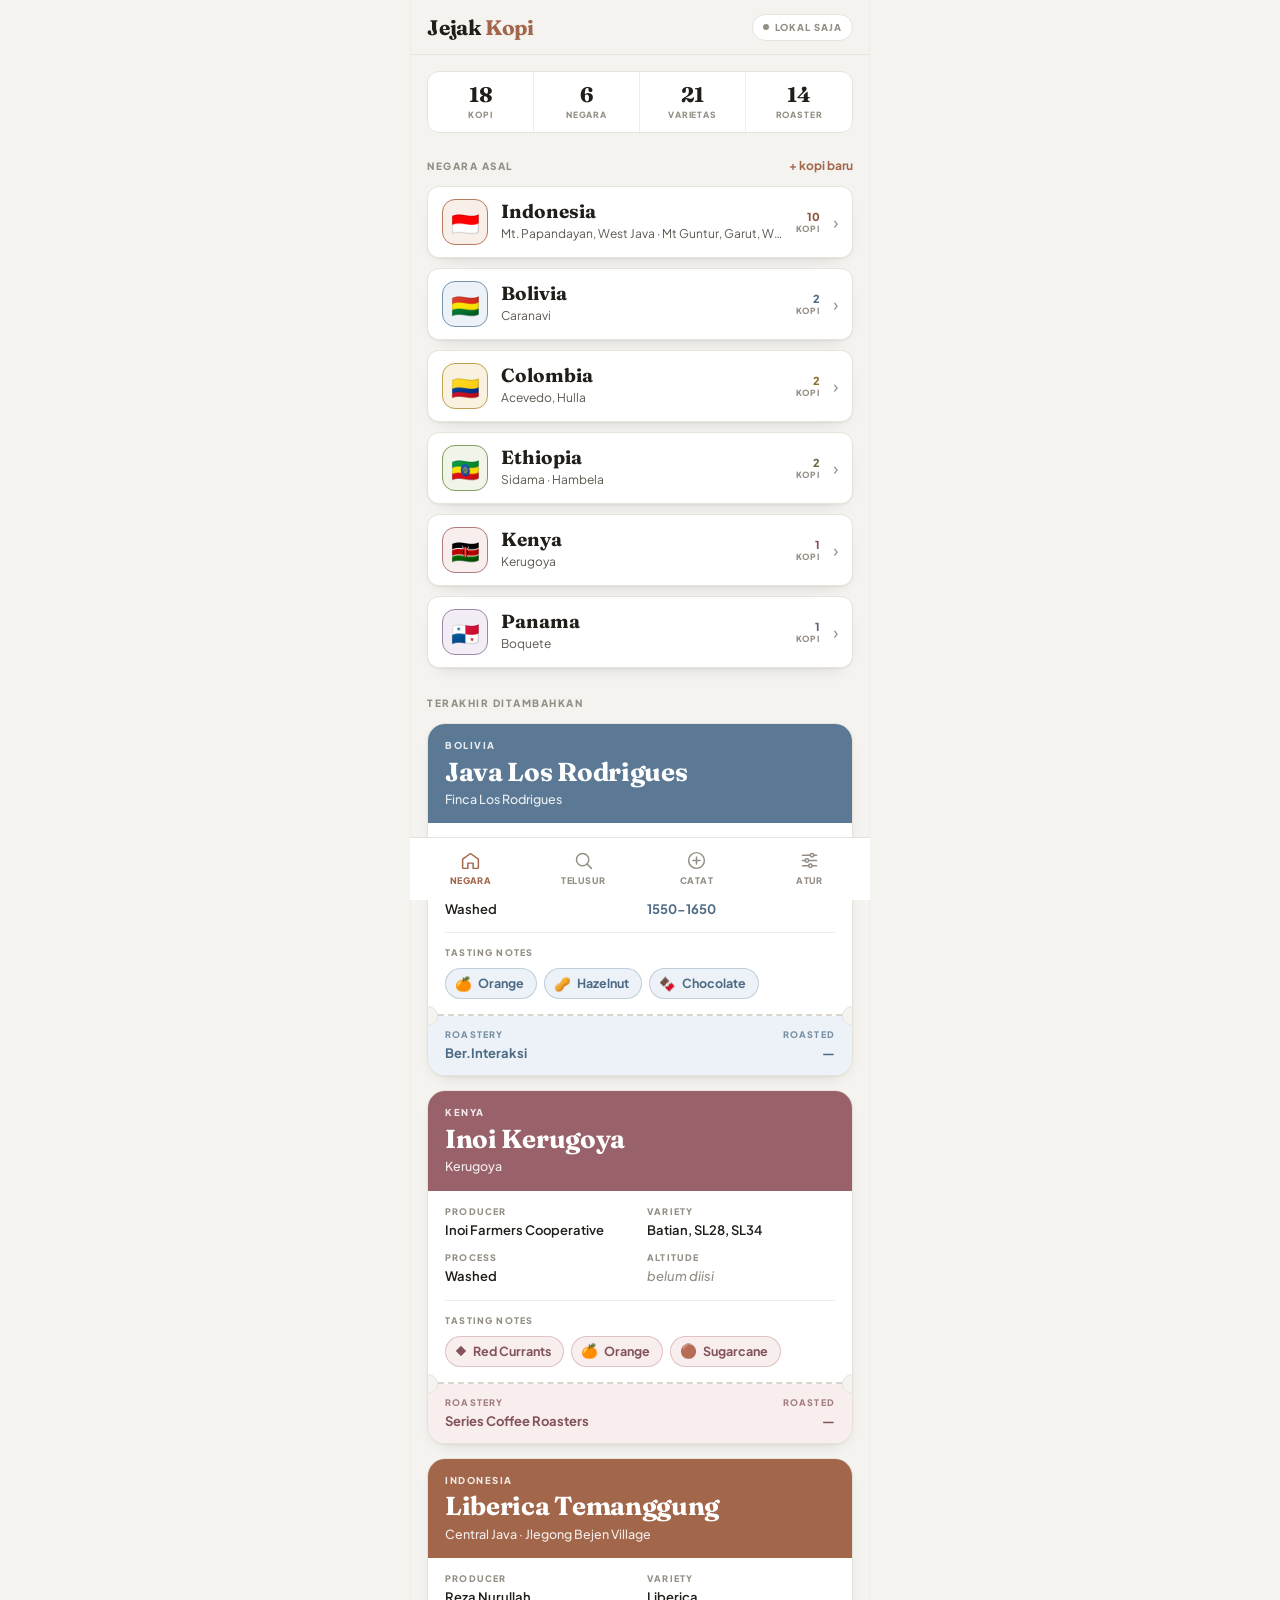
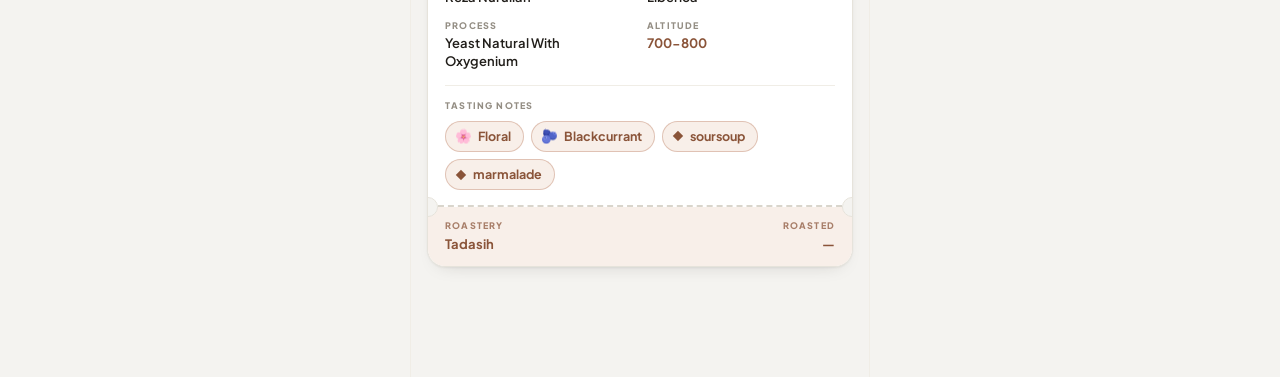
<file: index.html>
<!doctype html>
<html lang="id">
<head>
<meta charset="utf-8">
<meta name="viewport" content="width=device-width,initial-scale=1,viewport-fit=cover">
<title>Jejak Kopi</title>
<meta name="description" content="Arsip telusur kopi — dari origin sampai cangkir.">
<meta name="theme-color" content="#A2664B">
<link rel="manifest" href="manifest.webmanifest">
<link rel="icon" href="assets/icon-192.png">
<link rel="apple-touch-icon" href="assets/icon-192.png">
<meta name="apple-mobile-web-app-capable" content="yes">
<meta name="apple-mobile-web-app-title" content="Jejak Kopi">
<link rel="stylesheet" href="https://fonts.googleapis.com/css2?family=Fraunces:opsz,wght@9..144,600;9..144,700&family=Plus+Jakarta+Sans:wght@400;500;600;700;800&display=swap">
<link rel="stylesheet" href="assets/app.css">
</head>
<body>
<div class="app">
  <header class="top" id="appTop"></header>
  <main class="view" id="view"></main>
</div>
<nav class="tabs" id="appTabs"></nav>

<script src="assets/konfigurasi.js"></script>
<script src="assets/seed.js"></script>
<script src="assets/app.js"></script>
<script>
shell({});

function render(){
  const kopi = Store.kopi();
  const v = $("#view");

  const negaraMap = new Map();
  kopi.forEach(k => {
    const n = k.negara || "Tanpa negara";
    if(!negaraMap.has(n)) negaraMap.set(n, { jml:0, daerah:new Set() });
    const e = negaraMap.get(n);
    e.jml++; if(k.origin) e.daerah.add(k.origin);
  });
  const negara = Array.from(negaraMap.entries())
    .map(([nama, e]) => ({ nama, jml:e.jml, daerah:Array.from(e.daerah) }))
    .sort((a, b) => b.jml - a.jml || a.nama.localeCompare(b.nama));

  const varietas = new Set();
  kopi.forEach(k => (k.variety || []).forEach(x => varietas.add(x)));
  const roaster = new Set(kopi.map(k => k.roaster).filter(Boolean));

  const strip = `<div class="strip">
    <div><b>${kopi.length}</b><small>kopi</small></div>
    <div><b>${negara.length}</b><small>negara</small></div>
    <div><b>${varietas.size}</b><small>varietas</small></div>
    <div><b>${roaster.size}</b><small>roaster</small></div>
  </div>`;

  if(!kopi.length){
    v.innerHTML = strip + `<div class="empty">
      <h3>Arsip masih kosong</h3>
      <p>Catat sekantong kopi: origin, kebun, produser, varietas, proses, ketinggian,
         roaster, dan catatan rasanya. Kopi akan dikelompokkan otomatis per negara.</p>
      <a class="btn" href="catat.html">Catat kopi pertama</a>
    </div>`;
    return;
  }

  const kartuNegara = negara.map(g => `
    <a class="negara" data-w="${warnaNegara(g.nama)}"
       href="negara.html?n=${encodeURIComponent(g.nama)}">
      <span class="flag" aria-hidden="true">${bendera(g.nama)}</span>
      <span class="negara-b">
        <span class="negara-n">${esc(g.nama)}</span>
        <span class="negara-d">${esc(g.daerah.slice(0, 4).join(" · ") || "daerah belum dicatat")}</span>
      </span>
      <span class="negara-c">${g.jml}<small>kopi</small></span>
      <span class="chev" aria-hidden="true">›</span>
    </a>`).join("");

  const baru = kopi.slice().sort((a, b) => (b.createdAt || 0) - (a.createdAt || 0)).slice(0, 3);

  v.innerHTML = strip + `
    <div class="sec-head" style="margin-top:24px">
      <h2 class="sec-title">Negara asal</h2>
      <a class="sec-act" href="catat.html">+ kopi baru</a>
    </div>
    ${kartuNegara}
    <div class="sec-head" style="margin-top:28px"><h2 class="sec-title">Terakhir ditambahkan</h2></div>
    ${baru.map(kartuTiket).join("")}`;
}

document.addEventListener("data-siap", render);
document.addEventListener("data-baru", render);
Store.init();
</script>
</body>
</html>
</file>
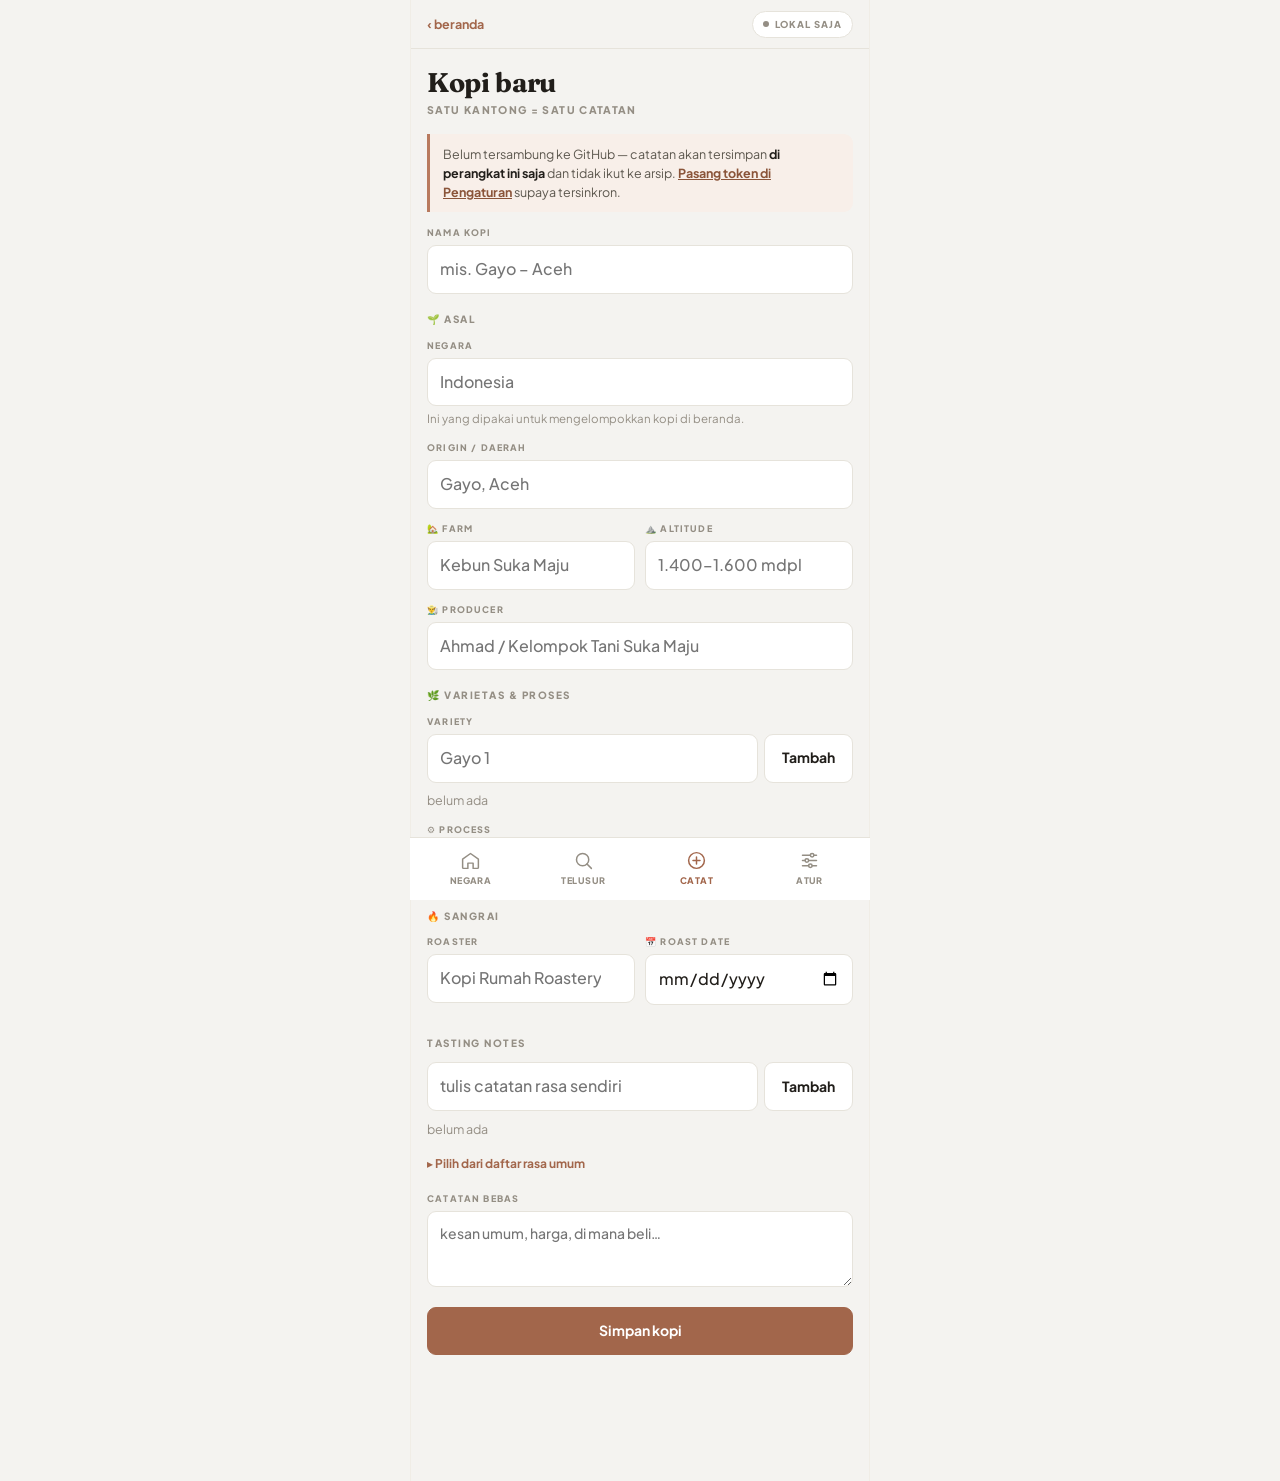
<file: catat.html>
<!doctype html>
<html lang="id">
<head>
<meta charset="utf-8">
<meta name="viewport" content="width=device-width,initial-scale=1,viewport-fit=cover">
<title>Catat kopi · Jejak Kopi</title>
<meta name="theme-color" content="#A2664B">
<link rel="manifest" href="manifest.webmanifest">
<link rel="icon" href="assets/icon-192.png">
<link rel="apple-touch-icon" href="assets/icon-192.png">
<link rel="stylesheet" href="https://fonts.googleapis.com/css2?family=Fraunces:opsz,wght@9..144,600;9..144,700&family=Plus+Jakarta+Sans:wght@400;500;600;700;800&display=swap">
<link rel="stylesheet" href="assets/app.css">
</head>
<body>
<div class="app">
  <header class="top" id="appTop"></header>
  <main class="view" id="view"></main>
</div>
<nav class="tabs" id="appTabs"></nav>

<datalist id="dl-negara"></datalist>
<datalist id="dl-origin"></datalist>
<datalist id="dl-varietas"></datalist>
<datalist id="dl-proses"></datalist>
<datalist id="dl-roaster"></datalist>

<script src="assets/konfigurasi.js"></script>
<script src="assets/seed.js"></script>
<script src="assets/app.js"></script>
<script>
const ID = qs("id");
let draftVar = [], draftNotes = [];

function render(){
  const k = ID ? Store.cari(ID) : null;
  shell({ kembali: k ? "kopi.html?id=" + encodeURIComponent(k.id) : "index.html",
          kembaliTeks: k ? "batal" : "beranda" });
  document.title = (k ? "Ubah" : "Catat kopi") + " · Jejak Kopi";

  if(ID && !k){
    $("#view").innerHTML = `<div class="empty"><h3>Catatan tidak ditemukan</h3>
      <a class="btn ghost" href="index.html">Kembali</a></div>`;
    return;
  }

  draftVar = (k && k.variety) ? k.variety.slice() : [];
  draftNotes = (k && k.notes) ? k.notes.slice() : [];
  const d = k || {};

  $("#view").innerHTML = `
    <h1 class="page-title">${k ? "Ubah catatan" : "Kopi baru"}</h1>
    <div class="page-sub" style="margin-bottom:16px">${k ? "perbarui informasi lot ini" : "satu kantong = satu catatan"}</div>

    ${Store.bisaTulis() ? "" : `<div class="banner">Belum tersambung ke GitHub — catatan akan
      tersimpan <b>di perangkat ini saja</b> dan tidak ikut ke arsip.
      <a href="pengaturan.html">Pasang token di Pengaturan</a> supaya tersinkron.</div>`}

    <div class="f"><label for="nama">Nama kopi</label>
      <input type="text" id="nama" value="${esc(d.nama || "")}" placeholder="mis. Gayo – Aceh"></div>

    <div class="sec-head" style="margin-top:18px"><h2 class="sec-title">🌱 Asal</h2></div>
    <div class="f"><label for="negara">Negara</label>
      <input type="text" id="negara" list="dl-negara" value="${esc(d.negara || "")}"
        placeholder="Indonesia">
      <div class="hint">Ini yang dipakai untuk mengelompokkan kopi di beranda.</div></div>
    <div class="f"><label for="origin">Origin / daerah</label>
      <input type="text" id="origin" list="dl-origin" value="${esc(d.origin || "")}"
        placeholder="Gayo, Aceh"></div>
    <div class="grid2">
      <div class="f"><label for="farm">🏡 Farm</label>
        <input type="text" id="farm" value="${esc(d.farm || "")}" placeholder="Kebun Suka Maju"></div>
      <div class="f"><label for="altitude">⛰️ Altitude</label>
        <input type="text" id="altitude" value="${esc(d.altitude || "")}" placeholder="1.400–1.600 mdpl"></div>
    </div>
    <div class="f"><label for="producer">👨‍🌾 Producer</label>
      <input type="text" id="producer" value="${esc(d.producer || "")}"
        placeholder="Ahmad / Kelompok Tani Suka Maju"></div>

    <div class="sec-head" style="margin-top:18px"><h2 class="sec-title">🌿 Varietas &amp; proses</h2></div>
    <div class="f"><label>Variety</label>
      <div style="display:flex;gap:6px">
        <input type="text" id="varInput" list="dl-varietas" placeholder="Gayo 1" style="flex:1">
        <button class="btn ghost" id="varAdd" type="button">Tambah</button>
      </div>
      <div class="chipset" id="varChips" style="margin-top:8px"></div></div>
    <div class="f"><label for="process">⚙️ Process</label>
      <input type="text" id="process" list="dl-proses" value="${esc(d.process || "")}" placeholder="Washed"></div>

    <div class="sec-head" style="margin-top:18px"><h2 class="sec-title">🔥 Sangrai</h2></div>
    <div class="grid2">
      <div class="f"><label for="roaster">Roaster</label>
        <input type="text" id="roaster" list="dl-roaster" value="${esc(d.roaster || "")}"
          placeholder="Kopi Rumah Roastery"></div>
      <div class="f"><label for="roastDate">📅 Roast date</label>
        <input type="date" id="roastDate" value="${esc(d.roastDate || "")}"></div>
    </div>

    <div class="sec-head" style="margin-top:18px"><h2 class="sec-title">Tasting notes</h2></div>
    <div class="f">
      <div style="display:flex;gap:6px">
        <input type="text" id="noteInput" placeholder="tulis catatan rasa sendiri" style="flex:1">
        <button class="btn ghost" id="noteAdd" type="button">Tambah</button>
      </div>
      <div class="chipset" id="noteChips" style="margin-top:9px"></div>
      <details id="pilihWrap" style="margin-top:10px">
        <summary>Pilih dari daftar rasa umum</summary>
        <div class="chipset" id="notePilih" style="margin-top:9px"></div>
      </details>
    </div>

    <div class="f" style="margin-top:14px"><label for="catatan">Catatan bebas</label>
      <textarea id="catatan" placeholder="kesan umum, harga, di mana beli…">${esc(d.catatan || "")}</textarea></div>

    <div class="btn-row">
      <button class="btn wide" id="simpan" type="button">${k ? "Simpan perubahan" : "Simpan kopi"}</button>
    </div>
    ${k ? `<div class="btn-row"><button class="btn danger wide" id="hapus" type="button">Hapus catatan ini</button></div>` : ""}
    <div style="height:16px"></div>`;

  // datalist dari arsip + daftar umum
  const arsip = Store.kopi();
  datalist("dl-negara", Array.from(new Set(NEGARA_UMUM.concat(arsip.map(x => x.negara).filter(Boolean)))));
  datalist("dl-origin", Array.from(new Set(arsip.map(x => x.origin).filter(Boolean))));
  datalist("dl-varietas", Array.from(new Set(VARIETAS_UMUM.concat(
    [].concat.apply([], arsip.map(x => x.variety || []))))));
  datalist("dl-proses", Array.from(new Set(PROSES_UMUM.concat(arsip.map(x => x.process).filter(Boolean)))));
  datalist("dl-roaster", Array.from(new Set(arsip.map(x => x.roaster).filter(Boolean))));

  gambarVar(); gambarNotes(); gambarPilihan();

  $("#varAdd").addEventListener("click", tambahVar);
  $("#varInput").addEventListener("keydown", e => {
    if(e.key === "Enter"){ e.preventDefault(); tambahVar(); } });
  $("#noteAdd").addEventListener("click", tambahNote);
  $("#noteInput").addEventListener("keydown", e => {
    if(e.key === "Enter"){ e.preventDefault(); tambahNote(); } });
  $("#simpan").addEventListener("click", simpan);
  const h = $("#hapus");
  if(h) h.addEventListener("click", async () => {
    if(!confirm("Hapus catatan kopi ini?")) return;
    await Store.hapus(ID); location.href = "index.html";
  });
}

function gambarVar(){
  $("#varChips").innerHTML = draftVar.length
    ? draftVar.map(v => `<button type="button" aria-pressed="true" data-v="${esc(v)}">${esc(v)} ✕</button>`).join("")
    : `<span class="muted" style="font-size:12.5px;color:var(--faint)">belum ada</span>`;
  $$("#varChips [data-v]").forEach(b => b.addEventListener("click", () => {
    draftVar = draftVar.filter(x => x !== b.dataset.v); gambarVar(); }));
}
function tambahVar(){
  const el = $("#varInput"); const v = el.value.trim();
  if(v && !draftVar.includes(v)) draftVar.push(v);
  el.value = ""; gambarVar(); el.focus();
}
function gambarNotes(){
  $("#noteChips").innerHTML = draftNotes.length
    ? draftNotes.map(v => `<button type="button" aria-pressed="true" data-n="${esc(v)}">${rasaEmoji(v)} ${esc(v)} ✕</button>`).join("")
    : `<span class="muted" style="font-size:12.5px;color:var(--faint)">belum ada</span>`;
  $$("#noteChips [data-n]").forEach(b => b.addEventListener("click", () => {
    draftNotes = draftNotes.filter(x => x !== b.dataset.n); gambarNotes(); gambarPilihan(); }));
}
function tambahNote(){
  const el = $("#noteInput"); const v = el.value.trim();
  if(v && !draftNotes.includes(v)) draftNotes.push(v);
  el.value = ""; gambarNotes(); gambarPilihan(); el.focus();
}
function gambarPilihan(){
  $("#notePilih").innerHTML = RASA_UMUM.map(r =>
    `<button type="button" data-pick="${esc(r)}" aria-pressed="${draftNotes.includes(r)}">${rasaEmoji(r)} ${esc(r)}</button>`).join("");
  $$("#notePilih [data-pick]").forEach(b => b.addEventListener("click", () => {
    const v = b.dataset.pick;
    if(draftNotes.includes(v)) draftNotes = draftNotes.filter(x => x !== v);
    else draftNotes.push(v);
    gambarNotes(); gambarPilihan();
  }));
}

async function simpan(){
  const g = i => { const e = document.getElementById(i); return e ? e.value.trim() : ""; };
  const nama = g("nama");
  if(!nama){ toast("Nama kopi belum diisi."); $("#nama").focus(); return; }
  const lama = ID ? Store.cari(ID) : null;
  const rec = Object.assign({}, lama || {}, {
    id: ID || uid(),
    nama,
    negara: g("negara") || "Tanpa negara",
    origin: g("origin"),
    farm: g("farm"),
    producer: g("producer"),
    variety: draftVar.slice(),
    process: g("process"),
    altitude: g("altitude"),
    roaster: g("roaster"),
    roastDate: g("roastDate"),
    notes: draftNotes.slice(),
    catatan: g("catatan"),
    seduhan: (lama && lama.seduhan) || [],
    createdAt: (lama && lama.createdAt) || Date.now()
  });
  const btn = $("#simpan"); btn.disabled = true; btn.textContent = "Menyimpan…";
  await Store.simpan(rec);
  location.href = "kopi.html?id=" + encodeURIComponent(rec.id);
}

document.addEventListener("data-siap", render);
Store.init();
</script>
</body>
</html>
</file>
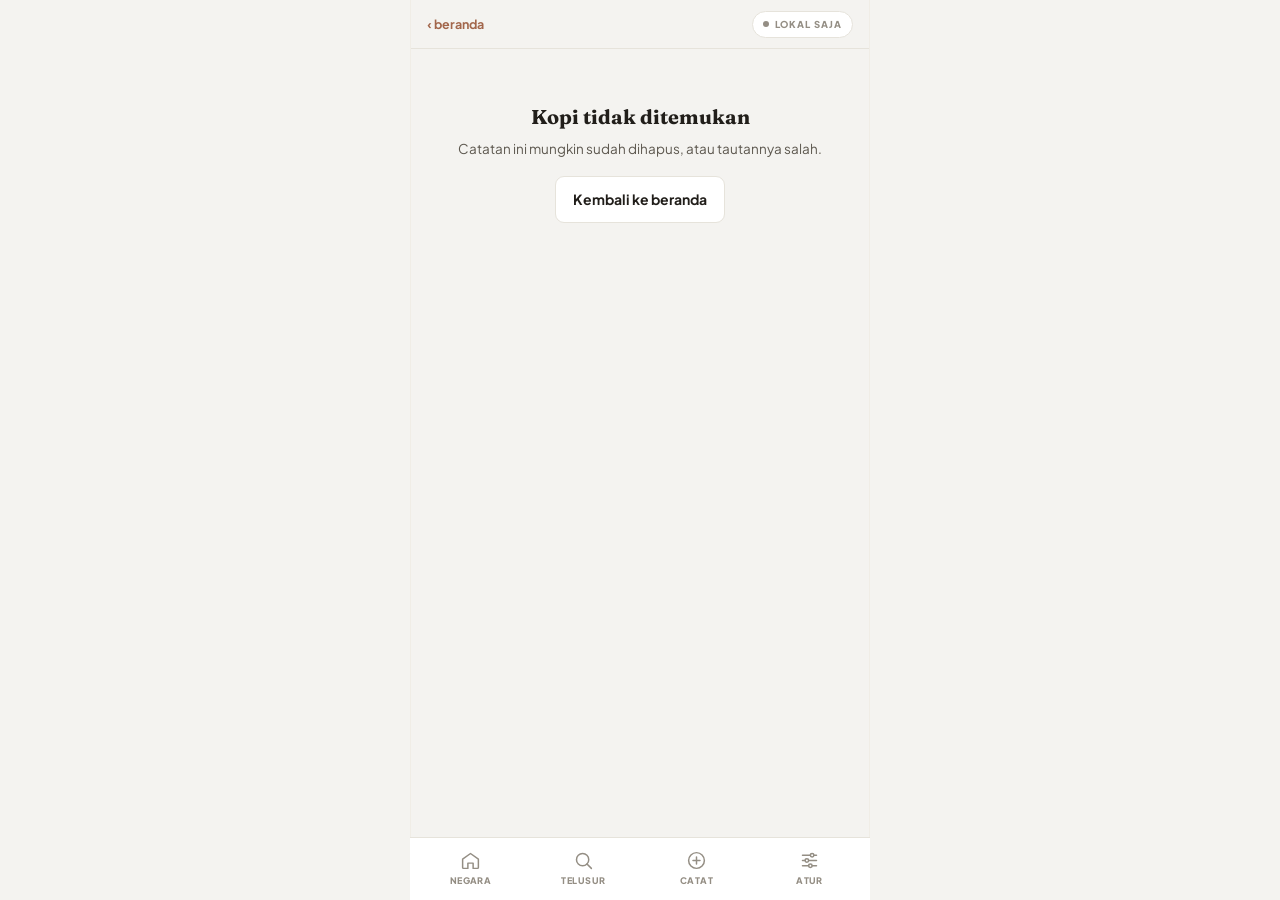
<file: kopi.html>
<!doctype html>
<html lang="id">
<head>
<meta charset="utf-8">
<meta name="viewport" content="width=device-width,initial-scale=1,viewport-fit=cover">
<title>Kopi · Jejak Kopi</title>
<meta name="theme-color" content="#A2664B">
<link rel="manifest" href="manifest.webmanifest">
<link rel="icon" href="assets/icon-192.png">
<link rel="apple-touch-icon" href="assets/icon-192.png">
<link rel="stylesheet" href="https://fonts.googleapis.com/css2?family=Fraunces:opsz,wght@9..144,600;9..144,700&family=Plus+Jakarta+Sans:wght@400;500;600;700;800&display=swap">
<link rel="stylesheet" href="assets/app.css">
</head>
<body>
<div class="app">
  <header class="top" id="appTop"></header>
  <main class="view" id="view"></main>
</div>
<nav class="tabs" id="appTabs"></nav>

<script src="assets/konfigurasi.js"></script>
<script src="assets/seed.js"></script>
<script src="assets/app.js"></script>
<script>
const ID = qs("id");

function render(){
  const v = $("#view");
  const k = Store.cari(ID);
  if(!k){
    shell({ kembali:"index.html", kembaliTeks:"beranda" });
    v.innerHTML = `<div class="empty"><h3>Kopi tidak ditemukan</h3>
      <p>Catatan ini mungkin sudah dihapus, atau tautannya salah.</p>
      <a class="btn ghost" href="index.html">Kembali ke beranda</a></div>`;
    return;
  }
  shell({ kembali: k.negara ? "negara.html?n=" + encodeURIComponent(k.negara) : "index.html",
          kembaliTeks: k.negara || "beranda" });
  document.title = (k.nama || "Kopi") + " · Jejak Kopi";

  const w = warnaNegara(k.negara);
  const hari = hariRoast(k.roastDate);
  const segar = hari === null ? null
    : hari <= 21 ? ["good", "puncak rasa"]
    : hari <= 45 ? ["warn", "masih oke"]
    : ["crit", "sudah lewat"];

  const telusur = (f, val) =>
    "telusur.html?f=" + f + "&v=" + encodeURIComponent(val);

  const sel = (label, val, href, cls) => {
    if(!val) return `<span><span class="k">${label}</span>
      <span class="v kosong">belum diisi</span></span>`;
    const isi = href ? `<a href="${href}">${esc(val)}</a>` : esc(val);
    return `<span><span class="k">${label}</span>
      <span class="v ${cls || ""}">${isi}</span></span>`;
  };

  const notes = k.notes || [];
  const seduhan = (k.seduhan || []).slice()
    .sort((a, b) => String(b.tanggal).localeCompare(String(a.tanggal)));

  v.innerHTML = `
  <article class="tk" data-w="${w}">
    <div class="hd">
      <span class="ctry">${bendera(k.negara)} ${esc(k.negara || "Tanpa negara")}</span>
      <h1 class="nm">${esc(k.nama || "Tanpa nama")}</h1>
      <div class="org">${k.origin
        ? `<a href="negara.html?n=${encodeURIComponent(k.negara || "")}">${esc(k.origin)}</a>`
        : "origin belum diisi"}</div>
    </div>
    <div class="bd">
      <div class="gr">
        ${sel("Farm", k.farm)}
        ${sel("Producer", k.producer)}
        ${sel("Variety", (k.variety || []).join(", "),
              (k.variety || [])[0] ? telusur("variety", k.variety[0]) : null)}
        ${sel("Process", k.process, k.process ? telusur("process", k.process) : null)}
        ${sel("Altitude", k.altitude, null, "alt")}
        ${segar ? `<span><span class="k">Umur sangrai</span>
          <span class="v" style="color:var(--${segar[0]})">${hari} hari · ${segar[1]}</span></span>`
          : sel("Umur sangrai", null)}
      </div>
      <div class="rasa">
        <span class="k">Tasting notes</span>
        ${notes.length
          ? `<div class="notes">${notes.map(n =>
              `<a class="note" href="${telusur("notes", n)}"><em aria-hidden="true">${rasaEmoji(n)}</em>${esc(n)}</a>`).join("")}</div>`
          : `<p class="muted" style="margin:6px 0 0">Belum ada catatan rasa.</p>`}
      </div>
    </div>
    <div class="perf"></div>
    <div class="stub">
      <div><span class="k">Roastery</span>
        <span class="who">${k.roaster
          ? `<a href="${telusur("roaster", k.roaster)}">${esc(k.roaster)}</a>` : "—"}</span></div>
      <div class="when"><span class="k">Roasted</span>
        <span class="who">${k.roastDate ? esc(fmtDate(k.roastDate)) : "—"}</span></div>
    </div>
  </article>

  ${k.catatan ? `<div class="sec-head" style="margin-top:26px">
      <h2 class="sec-title">Catatan</h2></div>
    <p class="muted" style="margin:0;white-space:pre-wrap">${esc(k.catatan)}</p>` : ""}

  <div class="sec-head" style="margin-top:26px"><h2 class="sec-title">Riwayat seduhan</h2>
    <button class="sec-act" id="tambahSeduh">+ tambah</button></div>
  <div id="seduhList" data-w="${w}">${seduhan.length ? seduhan.map(barisSeduh).join("")
    : `<p class="muted" style="margin:0">Belum ada seduhan tercatat.</p>`}</div>

  <div class="hr"></div>
  <div class="btn-row" style="margin-top:0" data-w="${w}">
    <a class="btn ghost" href="catat.html?id=${encodeURIComponent(k.id)}"
       style="flex:1">Ubah catatan</a>
    <button class="btn danger" id="hapus">Hapus</button>
  </div>
  <div style="height:10px"></div>`;

  $("#tambahSeduh").addEventListener("click", () => formSeduh());
  $("#hapus").addEventListener("click", async () => {
    if(!confirm("Hapus catatan kopi ini?")) return;
    await Store.hapus(k.id);
    location.href = "index.html";
  });
}

function barisSeduh(s){
  const bits = [fmtDate(s.tanggal), s.dosis ? s.dosis + " g" : null,
    s.air ? s.air + " ml" : null, s.suhu ? s.suhu + "°C" : null, s.waktu].filter(Boolean);
  return `<div class="seduh">
    <span class="seduh-m">${esc((s.metode || "?").split(" ")[0])}</span>
    <span class="seduh-b">
      <span class="seduh-d">${esc(bits.join(" · "))}</span>
      ${s.catatan ? `<span class="seduh-n">${esc(s.catatan)}</span>` : ""}
    </span>
  </div>`;
}

/* --- formulir seduhan, muncul langsung di halaman --- */
function formSeduh(){
  if($("#formSeduh")) return;
  const box = $("#seduhList");
  const el = document.createElement("div");
  el.id = "formSeduh";
  el.style.cssText = "border:1px solid var(--rule);border-radius:var(--r-m);" +
    "padding:13px 14px;margin-bottom:14px;background:#fff";
  el.innerHTML = `
    <div class="grid2">
      <div class="f"><label for="sTgl">Tanggal</label>
        <input type="date" id="sTgl" value="${new Date().toISOString().slice(0,10)}"></div>
      <div class="f"><label for="sMet">Metode</label>
        <input type="text" id="sMet" list="dl-metode" placeholder="V60"></div>
    </div>
    <div class="grid2">
      <div class="f"><label for="sDos">Dosis (g)</label>
        <input type="number" id="sDos" step="0.1" inputmode="decimal"></div>
      <div class="f"><label for="sAir">Air (ml)</label>
        <input type="number" id="sAir" inputmode="numeric"></div>
    </div>
    <div class="grid2">
      <div class="f"><label for="sSuhu">Suhu (°C)</label>
        <input type="number" id="sSuhu" inputmode="numeric"></div>
      <div class="f"><label for="sWkt">Waktu</label>
        <input type="text" id="sWkt" placeholder="2:45"></div>
    </div>
    <div class="f" style="margin-bottom:0"><label for="sCat">Catatan</label>
      <textarea id="sCat" placeholder="apa yang berubah dari seduhan sebelumnya?"></textarea></div>
    <div class="btn-row">
      <button class="btn" id="sSimpan" style="flex:1">Simpan seduhan</button>
      <button class="btn ghost" id="sBatal">Batal</button>
    </div>
    <datalist id="dl-metode"></datalist>`;
  box.prepend(el);
  datalist("dl-metode", METODE_UMUM);
  $("#sBatal").addEventListener("click", () => el.remove());
  $("#sSimpan").addEventListener("click", async () => {
    const g = i => { const e = document.getElementById(i); return e ? e.value.trim() : ""; };
    const s = { id: uid(), tanggal: g("sTgl"), metode: g("sMet"),
      dosis: parseFloat(g("sDos")) || null, air: parseFloat(g("sAir")) || null,
      suhu: parseFloat(g("sSuhu")) || null, waktu: g("sWkt"), catatan: g("sCat") };
    if(!s.metode && !s.catatan){ toast("Isi metode atau catatannya dulu."); return; }
    const rec = Object.assign({}, Store.cari(ID));
    rec.seduhan = (rec.seduhan || []).concat([s]);
    await Store.simpan(rec);
    render();
    toast(Store.bisaTulis() ? "Seduhan tercatat."
      : "Seduhan tersimpan di perangkat ini (belum terhubung GitHub).");
  });
}

document.addEventListener("data-siap", render);
document.addEventListener("data-baru", () => { if(!$("#formSeduh")) render(); });
Store.init();
</script>
</body>
</html>
</file>
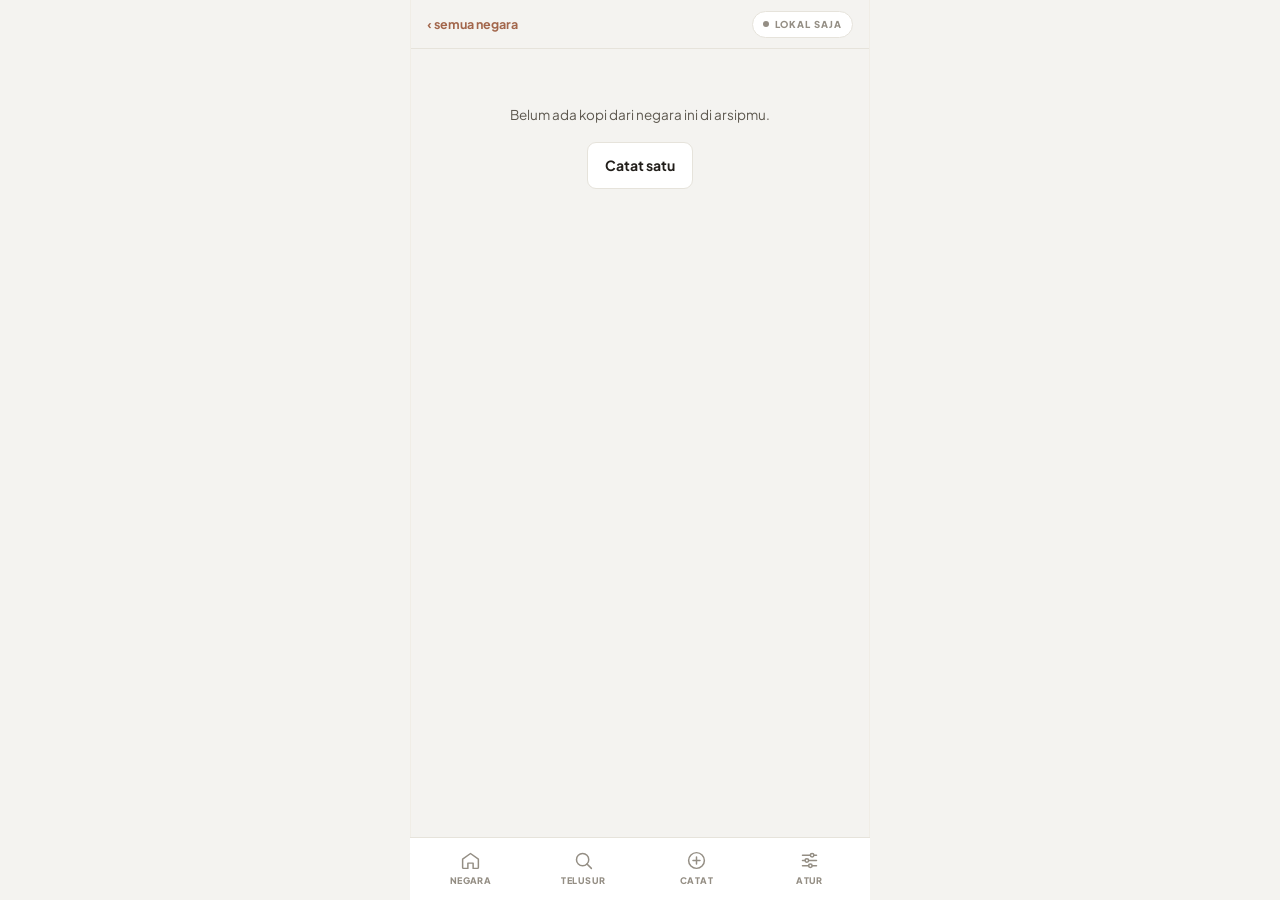
<file: negara.html>
<!doctype html>
<html lang="id">
<head>
<meta charset="utf-8">
<meta name="viewport" content="width=device-width,initial-scale=1,viewport-fit=cover">
<title>Negara · Jejak Kopi</title>
<meta name="theme-color" content="#A2664B">
<link rel="manifest" href="manifest.webmanifest">
<link rel="icon" href="assets/icon-192.png">
<link rel="apple-touch-icon" href="assets/icon-192.png">
<link rel="stylesheet" href="https://fonts.googleapis.com/css2?family=Fraunces:opsz,wght@9..144,600;9..144,700&family=Plus+Jakarta+Sans:wght@400;500;600;700;800&display=swap">
<link rel="stylesheet" href="assets/app.css">
</head>
<body>
<div class="app">
  <header class="top" id="appTop"></header>
  <main class="view" id="view"></main>
</div>
<nav class="tabs" id="appTabs"></nav>

<script src="assets/konfigurasi.js"></script>
<script src="assets/seed.js"></script>
<script src="assets/app.js"></script>
<script>
shell({ kembali: "index.html", kembaliTeks: "semua negara" });

const NEGARA = qs("n");
let filterProses = "";

function render(){
  const v = $("#view");
  const semua = Store.kopi().filter(k => (k.negara || "Tanpa negara") === NEGARA);
  document.title = NEGARA + " · Jejak Kopi";

  if(!semua.length){
    v.innerHTML = `<h1 class="page-title">${esc(NEGARA)}</h1>
      <div class="empty"><p>Belum ada kopi dari negara ini di arsipmu.</p>
      <a class="btn ghost" href="catat.html">Catat satu</a></div>`;
    return;
  }

  const prosesSet = Array.from(new Set(semua.map(k => k.process).filter(Boolean))).sort();
  const list = filterProses ? semua.filter(k => k.process === filterProses) : semua;

  const perDaerah = new Map();
  list.forEach(k => {
    const d = k.origin || "Daerah tidak dicatat";
    if(!perDaerah.has(d)) perDaerah.set(d, []);
    perDaerah.get(d).push(k);
  });
  const daerah = Array.from(perDaerah.entries())
    .sort((a, b) => b[1].length - a[1].length || a[0].localeCompare(b[0]));

  const varietas = new Set();
  semua.forEach(k => (k.variety || []).forEach(x => varietas.add(x)));

  v.innerHTML = `
    <div data-w="${warnaNegara(NEGARA)}"
         style="display:flex;align-items:center;gap:13px;margin-bottom:16px">
      <span class="flag" style="width:54px;height:54px;font-size:27px;border-radius:15px"
            aria-hidden="true">${bendera(NEGARA)}</span>
      <span>
        <h1 class="page-title" style="margin:0">${esc(NEGARA)}</h1>
        <div class="page-sub">${semua.length} kopi · ${perDaerah.size} daerah · ${varietas.size} varietas</div>
      </span>
    </div>

    ${prosesSet.length > 1 ? `<div class="chips" data-w="${warnaNegara(NEGARA)}">
      <button class="chip" data-p="" aria-pressed="${!filterProses}">Semua proses</button>
      ${prosesSet.map(p => `<button class="chip" data-p="${esc(p)}"
        aria-pressed="${filterProses === p}">${esc(p)}</button>`).join("")}
    </div>` : ""}

    ${daerah.map(([nama, arr]) => `
      <div class="sec-head" style="margin-top:22px">
        <h2 class="sec-title">${esc(nama)}</h2>
        <span class="sec-act" style="color:var(--faint)">${arr.length}</span>
      </div>
      ${arr.slice().sort((a, b) => (b.createdAt || 0) - (a.createdAt || 0))
          .map(kartuTiket).join("")}
    `).join("")}`;

  $$("[data-p]").forEach(b => b.addEventListener("click", () => {
    filterProses = b.dataset.p; render(); window.scrollTo(0, 0);
  }));
}

document.addEventListener("data-siap", render);
document.addEventListener("data-baru", render);
Store.init();
</script>
</body>
</html>
</file>
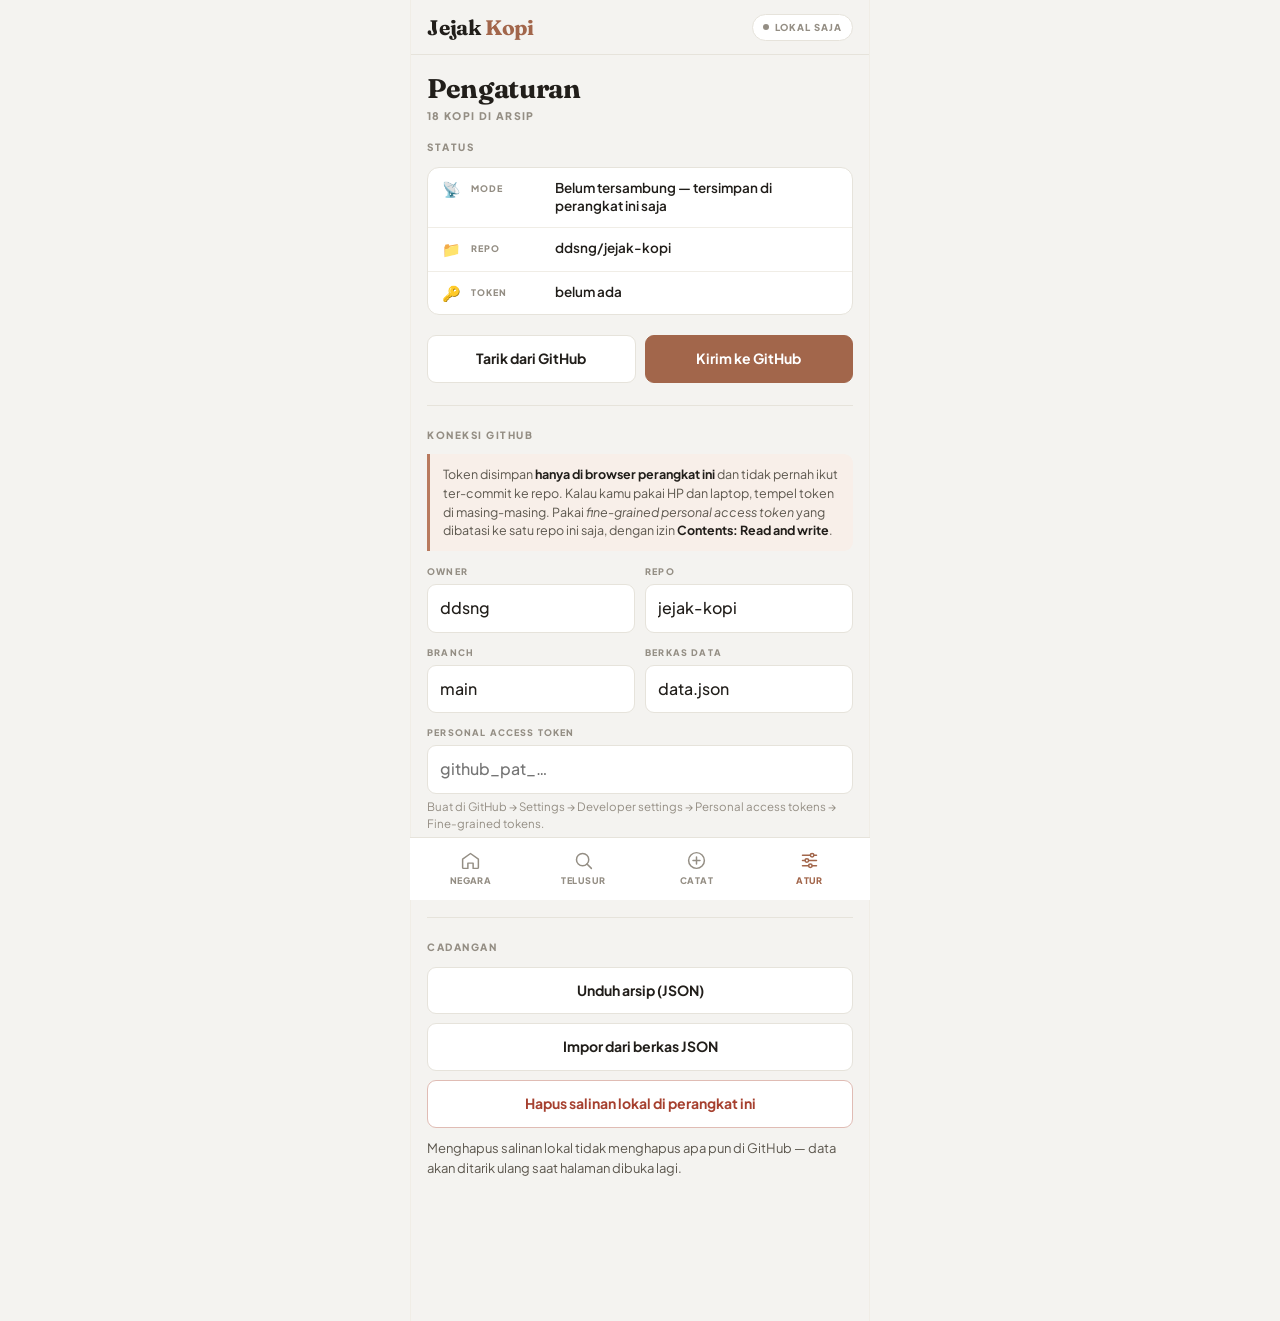
<file: pengaturan.html>
<!doctype html>
<html lang="id">
<head>
<meta charset="utf-8">
<meta name="viewport" content="width=device-width,initial-scale=1,viewport-fit=cover">
<title>Pengaturan · Jejak Kopi</title>
<meta name="theme-color" content="#A2664B">
<link rel="manifest" href="manifest.webmanifest">
<link rel="icon" href="assets/icon-192.png">
<link rel="apple-touch-icon" href="assets/icon-192.png">
<link rel="stylesheet" href="https://fonts.googleapis.com/css2?family=Fraunces:opsz,wght@9..144,600;9..144,700&family=Plus+Jakarta+Sans:wght@400;500;600;700;800&display=swap">
<link rel="stylesheet" href="assets/app.css">
</head>
<body>
<div class="app">
  <header class="top" id="appTop"></header>
  <main class="view" id="view"></main>
</div>
<nav class="tabs" id="appTabs"></nav>

<script src="assets/konfigurasi.js"></script>
<script src="assets/seed.js"></script>
<script src="assets/app.js"></script>
<script>
shell({});

function render(){
  const c = Store.cfg || {};
  const punyaToken = !!Store.token;
  const jml = Store.kopi().length;

  $("#view").innerHTML = `
    <h1 class="page-title">Pengaturan</h1>
    <div class="page-sub" style="margin-bottom:16px">${jml} kopi di arsip</div>

    <div class="sec-head"><h2 class="sec-title">Status</h2></div>
    <div class="info" style="margin-bottom:20px">
      <div class="info-row"><span class="info-e">📡</span><span class="info-k">Mode</span>
        <span class="info-v" id="stMode">—</span></div>
      <div class="info-row"><span class="info-e">📁</span><span class="info-k">Repo</span>
        <span class="info-v">${c.owner && c.repo ? esc(c.owner + "/" + c.repo) : "belum diatur"}</span></div>
      <div class="info-row"><span class="info-e">🔑</span><span class="info-k">Token</span>
        <span class="info-v">${punyaToken ? "terpasang di perangkat ini" : "belum ada"}</span></div>
    </div>

    <div class="btn-row" style="margin-top:0">
      <button class="btn ghost" id="tarik" style="flex:1">Tarik dari GitHub</button>
      <button class="btn" id="dorong" style="flex:1">Kirim ke GitHub</button>
    </div>

    <div class="hr"></div>

    <div class="sec-head"><h2 class="sec-title">Koneksi GitHub</h2></div>
    <div class="banner">Token disimpan <b>hanya di browser perangkat ini</b> dan tidak pernah
      ikut ter-commit ke repo. Kalau kamu pakai HP dan laptop, tempel token di masing-masing.
      Pakai <i>fine-grained personal access token</i> yang dibatasi ke satu repo ini saja,
      dengan izin <b>Contents: Read and write</b>.</div>

    <div class="grid2">
      <div class="f"><label for="owner">Owner</label>
        <input type="text" id="owner" value="${esc(c.owner || "")}" placeholder="username" autocapitalize="off" autocorrect="off"></div>
      <div class="f"><label for="repo">Repo</label>
        <input type="text" id="repo" value="${esc(c.repo || "")}" placeholder="jejak-kopi" autocapitalize="off" autocorrect="off"></div>
    </div>
    <div class="grid2">
      <div class="f"><label for="branch">Branch</label>
        <input type="text" id="branch" value="${esc(c.branch || "main")}" autocapitalize="off" autocorrect="off"></div>
      <div class="f"><label for="path">Berkas data</label>
        <input type="text" id="path" value="${esc(c.path || "data.json")}" autocapitalize="off" autocorrect="off"></div>
    </div>
    <div class="f"><label for="token">Personal access token</label>
      <input type="password" id="token" value="${esc(Store.token || "")}"
        placeholder="github_pat_…" autocapitalize="off" autocorrect="off" spellcheck="false">
      <div class="hint">Buat di GitHub → Settings → Developer settings →
        Personal access tokens → Fine-grained tokens.</div></div>

    <div class="btn-row">
      <button class="btn wide" id="simpanCfg">Simpan &amp; tes koneksi</button>
    </div>
    ${punyaToken ? `<div class="btn-row">
      <button class="btn ghost wide" id="lupakan">Hapus token dari perangkat ini</button></div>` : ""}

    <div class="hr"></div>

    <div class="sec-head"><h2 class="sec-title">Cadangan</h2></div>
    <div class="stack">
      <button class="btn ghost wide" id="ekspor">Unduh arsip (JSON)</button>
      <label class="btn ghost wide" for="imporFile" style="cursor:pointer">Impor dari berkas JSON</label>
      <input type="file" id="imporFile" accept="application/json,.json" style="display:none">
      <button class="btn danger wide" id="bersihkan">Hapus salinan lokal di perangkat ini</button>
    </div>
    <p class="muted" style="margin-top:10px">Menghapus salinan lokal tidak menghapus apa pun
      di GitHub — data akan ditarik ulang saat halaman dibuka lagi.</p>

    <div style="height:20px"></div>`;

  perbaruiStatus();

  $("#simpanCfg").addEventListener("click", async () => {
    const g = i => document.getElementById(i).value.trim();
    Store.simpanCfg({ owner: g("owner"), repo: g("repo"),
      branch: g("branch") || "main", path: g("path") || "data.json" });
    Store.simpanToken(g("token"));
    if(!Store.bisaTulis()){ toast("Owner, repo, dan token harus terisi semua."); render(); return; }
    toast("Menguji koneksi…");
    const ok = await Store.tarik();
    toast(ok ? "Berhasil terhubung ke GitHub." : (Store.pesan || "Gagal terhubung."));
    render();
  });

  const l = $("#lupakan");
  if(l) l.addEventListener("click", () => {
    if(!confirm("Hapus token dari perangkat ini? Kamu jadi mode baca sampai memasangnya lagi.")) return;
    Store.simpanToken(""); Store.setStatus("off", "lokal saja");
    toast("Token dihapus."); render();
  });

  $("#tarik").addEventListener("click", async () => {
    const ok = await Store.tarik();
    toast(ok ? "Arsip ditarik dari GitHub." : (Store.pesan || "Gagal menarik."));
    render();
  });
  $("#dorong").addEventListener("click", async () => {
    if(!Store.bisaTulis()){ toast("Pasang token dulu."); return; }
    const ok = await Store.dorong();
    toast(ok ? "Arsip terkirim ke GitHub." : (Store.pesan || "Gagal mengirim."));
    render();
  });

  $("#ekspor").addEventListener("click", () => {
    const isi = JSON.stringify(Store.data, null, 2);
    const blob = new Blob([isi], { type: "application/json" });
    const a = document.createElement("a");
    a.href = URL.createObjectURL(blob);
    a.download = "jejak-kopi-" + new Date().toISOString().slice(0, 10) + ".json";
    document.body.appendChild(a); a.click(); a.remove();
    setTimeout(() => URL.revokeObjectURL(a.href), 1000);
  });

  $("#imporFile").addEventListener("change", async e => {
    const f = e.target.files && e.target.files[0]; if(!f) return;
    try{
      const teks = await f.text();
      const j = JSON.parse(teks);
      const masuk = Array.isArray(j) ? j : (j.kopi || j.lots || []);
      if(!Array.isArray(masuk) || !masuk.length) throw new Error("tidak ada data kopi");
      masuk.forEach(x => { if(!x.updatedAt) x.updatedAt = Date.now(); });
      Store.data.kopi = Store.gabung(Store.data.kopi, masuk);
      Store.simpanLokal(); Store.tandaiKotor();
      toast(masuk.length + " catatan diimpor.");
      if(Store.bisaTulis()) await Store.dorong();
      render();
    }catch(err){ toast("Berkas tidak terbaca: " + (err.message || "format salah")); }
    e.target.value = "";
  });

  $("#bersihkan").addEventListener("click", () => {
    if(!confirm("Hapus salinan lokal di perangkat ini? Data di GitHub tetap aman.")) return;
    ls.del("jejakkopi.data.v1"); ls.del("jejakkopi.sha.v1"); ls.del("jejakkopi.kotor");
    location.reload();
  });
}

function perbaruiStatus(){
  const el = $("#stMode"); if(!el) return;
  const s = Store.status, p = Store.pesan;
  const teks = s === "ok" ? "Tersinkron dengan GitHub"
    : s === "dirty" ? "Ada perubahan yang belum terkirim"
    : s === "busy" ? "Sedang bekerja…"
    : s === "err" ? "Bermasalah — " + p
    : "Belum tersambung — tersimpan di perangkat ini saja";
  el.textContent = teks;
  el.style.color = s === "err" ? "var(--crit)" : s === "dirty" ? "var(--warn)"
    : s === "ok" ? "var(--good)" : "";
}


document.addEventListener("sync", perbaruiStatus);
document.addEventListener("data-siap", render);
Store.init();
</script>
</body>
</html>
</file>
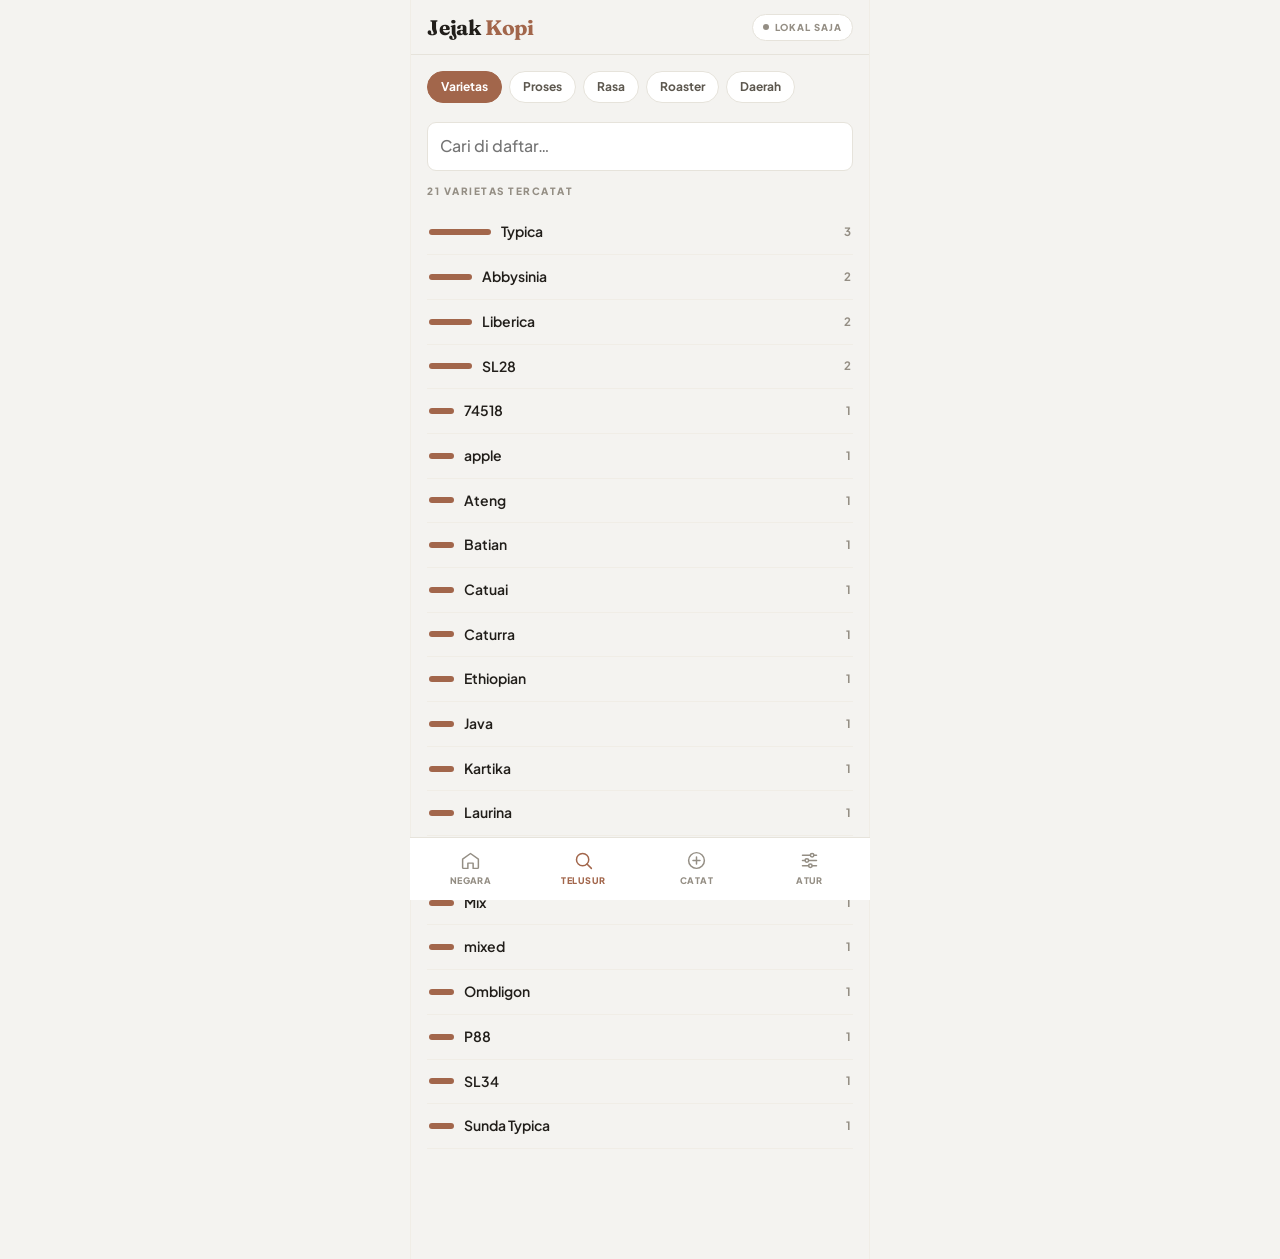
<file: telusur.html>
<!doctype html>
<html lang="id">
<head>
<meta charset="utf-8">
<meta name="viewport" content="width=device-width,initial-scale=1,viewport-fit=cover">
<title>Telusur · Jejak Kopi</title>
<meta name="theme-color" content="#A2664B">
<link rel="manifest" href="manifest.webmanifest">
<link rel="icon" href="assets/icon-192.png">
<link rel="apple-touch-icon" href="assets/icon-192.png">
<link rel="stylesheet" href="https://fonts.googleapis.com/css2?family=Fraunces:opsz,wght@9..144,600;9..144,700&family=Plus+Jakarta+Sans:wght@400;500;600;700;800&display=swap">
<link rel="stylesheet" href="assets/app.css">
</head>
<body>
<div class="app">
  <header class="top" id="appTop"></header>
  <main class="view" id="view"></main>
</div>
<nav class="tabs" id="appTabs"></nav>

<script src="assets/konfigurasi.js"></script>
<script src="assets/seed.js"></script>
<script src="assets/app.js"></script>
<script>
shell({});

const FACET = [
  ["variety", "Varietas"], ["process", "Proses"],
  ["notes", "Rasa"], ["roaster", "Roaster"], ["origin", "Daerah"]
];
let tab = qs("f") || "variety";
let pilih = qs("v") || "";
let cari = "";

function nilai(k, key){
  if(key === "variety") return k.variety || [];
  if(key === "notes") return k.notes || [];
  return k[key] ? [k[key]] : [];
}

function render(){
  const v = $("#view");
  const semua = Store.kopi();

  const chips = FACET.map(([k, l]) =>
    `<button class="chip" data-tab="${k}" aria-pressed="${tab === k}">${l}</button>`).join("");

  const m = new Map();
  semua.forEach(k => nilai(k, tab).forEach(x => m.set(x, (m.get(x) || 0) + 1)));
  let rows = Array.from(m.entries()).map(([x, n]) => ({ x, n }))
    .sort((a, b) => b.n - a.n || a.x.localeCompare(b.x));
  if(cari) rows = rows.filter(r => r.x.toLowerCase().includes(cari.toLowerCase()));
  const max = Math.max(1, ...rows.map(r => r.n));

  const hasil = pilih ? semua.filter(k => nilai(k, tab).includes(pilih)) : [];
  const label = FACET.find(f => f[0] === tab)[1].toLowerCase();

  v.innerHTML = `
    <div class="chips">${chips}</div>

    ${pilih ? `
      <div class="sec-head">
        <h2 class="sec-title">${esc(pilih)} — ${hasil.length} kopi</h2>
        <button class="sec-act" id="reset">✕ hapus saringan</button>
      </div>
      ${hasil.length ? hasil.map(barisKopi).join("")
        : `<p class="muted">Tidak ada yang cocok.</p>`}
      <div class="hr"></div>` : ""}

    <div class="f"><input type="text" id="cari" placeholder="Cari di daftar…"
      value="${esc(cari)}" autocomplete="off"></div>
    <div class="sec-head"><h2 class="sec-title">${rows.length} ${label} tercatat</h2></div>
    ${rows.length ? rows.map(r => `
      <button class="facet" data-pilih="${esc(r.x)}">
        <span class="bar" style="width:${(r.n / max * 56 + 6).toFixed(0)}px"></span>
        <span class="facet-n">${tab === "notes" ? rasaEmoji(r.x) + " " : ""}${esc(r.x)}</span>
        <span class="facet-c">${r.n}</span>
      </button>`).join("")
      : `<div class="empty"><p>Belum ada data di kategori ini.</p></div>`}`;

  $$("[data-tab]").forEach(b => b.addEventListener("click", () => {
    tab = b.dataset.tab; pilih = ""; cari = ""; render(); window.scrollTo(0, 0); }));
  $$("[data-pilih]").forEach(b => b.addEventListener("click", () => {
    pilih = b.dataset.pilih; render(); window.scrollTo(0, 0); }));
  const r = $("#reset"); if(r) r.addEventListener("click", () => { pilih = ""; render(); });
  const c = $("#cari");
  if(c) c.addEventListener("input", () => {
    const pos = c.selectionStart; cari = c.value; render();
    const n = $("#cari"); if(n){ n.focus(); n.setSelectionRange(pos, pos); }
  });
}

document.addEventListener("data-siap", render);
document.addEventListener("data-baru", render);
Store.init();
</script>
</body>
</html>
</file>
<file: assets/app.css>
/* =====================================================================
   Jejak Kopi — gaya bersama semua halaman
   Latar putih, warna teredam, warna ditentukan negara asal.
   ===================================================================== */

:root{
  --page:#F4F3F0;
  --card:#FFFFFF;
  --ink:#211E1A;
  --ink-2:#5C574E;
  --faint:#948E84;
  --rule:#E6E3DB;
  --rule-2:#F0EDE6;

  /* aksen umum aplikasi — tanah liat */
  --c:#B87A5E; --block:#A2664B; --tint:#F8EFE9; --deep:#8A5439;

  --good:#5C7838; --warn:#A2853C; --crit:#A6402F;
  --shadow:0 1px 2px rgba(33,30,26,.05), 0 8px 20px -14px rgba(33,30,26,.28);
  --r:18px; --r-m:12px; --r-s:9px;

  --f-ui:"Plus Jakarta Sans", system-ui, -apple-system, "Segoe UI", sans-serif;
  --f-disp:"Fraunces", Georgia, "Times New Roman", serif;
  color-scheme:light;
}

/* ---------- palet negara ---------- */
[data-w="id"]{--c:#B87A5E; --block:#A2664B; --tint:#F8EFE9; --deep:#8A5439}
[data-w="et"]{--c:#869A66; --block:#6E8450; --tint:#F0F4E9; --deep:#5E7043}
[data-w="co"]{--c:#C0A153; --block:#A2853C; --tint:#F9F2E1; --deep:#8A6F27}
[data-w="ke"]{--c:#B27A7E; --block:#99626A; --tint:#F8EEEE; --deep:#83525A}
[data-w="br"]{--c:#7593AE; --block:#5B7995; --tint:#ECF2F7; --deep:#4E6B85}
[data-w="gt"]{--c:#6F9B94; --block:#55807A; --tint:#EAF3F1; --deep:#46706A}
[data-w="pa"]{--c:#9B87A8; --block:#806D8E; --tint:#F3EEF6; --deep:#6B587A}
[data-w="cr"]{--c:#6E9377; --block:#557A5F; --tint:#EBF3ED; --deep:#3F6249}
[data-w="xx"]{--c:#8A8B93; --block:#6E7079; --tint:#F1F1F2; --deep:#5C5D64}

*{box-sizing:border-box}
html{-webkit-text-size-adjust:100%}
body{margin:0; background:var(--page); color:var(--ink); font-family:var(--f-ui);
  font-size:15px; line-height:1.55; -webkit-font-smoothing:antialiased}
img{max-width:100%}
a{color:inherit; text-decoration:none}
button,input,select,textarea{font:inherit; color:inherit}
button{cursor:pointer; background:none; border:none; padding:0; text-align:inherit}
:focus-visible{outline:2px solid var(--block); outline-offset:2px; border-radius:4px}
@media (prefers-reduced-motion:reduce){*{animation:none!important; transition:none!important}}

/* ---------- kerangka ---------- */
.app{max-width:460px; margin:0 auto; min-height:100vh; background:var(--page);
  border-left:1px solid var(--rule-2); border-right:1px solid var(--rule-2);
  padding-bottom:94px}
@media (max-width:480px){.app{border:none}}

.top{position:sticky; top:0; z-index:40; background:var(--page);
  border-bottom:1px solid var(--rule); padding:11px 16px 10px}
.top-row{display:flex; align-items:center; justify-content:space-between; gap:10px}
.brand{font-family:var(--f-disp); font-weight:700; font-size:21px; letter-spacing:-.01em}
.brand span{color:var(--block)}
.back{display:inline-flex; align-items:center; gap:5px; font-size:12.5px; font-weight:700;
  color:var(--block)}
.view{padding:16px}

/* pil sinkron */
.sync{display:inline-flex; align-items:center; gap:6px; font-size:9.5px; font-weight:800;
  letter-spacing:.1em; text-transform:uppercase; color:var(--faint);
  border:1px solid var(--rule); border-radius:100px; padding:5px 10px; background:#fff}
.sync .dot{width:6px; height:6px; border-radius:50%; background:var(--faint); flex:none}
.sync[data-s="ok"]{color:var(--good); border-color:#C4D2AE}
.sync[data-s="ok"] .dot{background:var(--good)}
.sync[data-s="dirty"]{color:var(--warn); border-color:#E4D2A6}
.sync[data-s="dirty"] .dot{background:var(--warn)}
.sync[data-s="err"]{color:var(--crit); border-color:#E6BDB4}
.sync[data-s="err"] .dot{background:var(--crit)}
.sync[data-s="busy"] .dot{background:var(--block); animation:pulse 1s ease-in-out infinite}
@keyframes pulse{0%,100%{opacity:1}50%{opacity:.25}}

/* ---------- judul ---------- */
.sec-head{display:flex; align-items:baseline; justify-content:space-between; gap:10px;
  margin:0 0 11px}
.sec-title{font-size:10px; font-weight:800; letter-spacing:.15em; text-transform:uppercase;
  color:var(--faint); margin:0}
.sec-act{font-size:12px; font-weight:700; color:var(--block)}
.page-title{font-family:var(--f-disp); font-size:27px; font-weight:700; line-height:1.12;
  letter-spacing:-.012em; margin:3px 0 4px; text-wrap:balance}
.page-sub{font-size:10.5px; font-weight:800; letter-spacing:.13em; text-transform:uppercase;
  color:var(--faint)}

/* ---------- strip statistik ---------- */
.strip{display:grid; grid-template-columns:repeat(4,1fr); border:1px solid var(--rule);
  border-radius:var(--r-m); overflow:hidden; background:#fff}
.strip div{padding:11px 6px; text-align:center; border-right:1px solid var(--rule-2)}
.strip div:last-child{border-right:none}
.strip b{display:block; font-family:var(--f-disp); font-size:21px; font-weight:700; line-height:1.05}
.strip small{display:block; font-size:8.5px; font-weight:800; letter-spacing:.1em;
  text-transform:uppercase; color:var(--faint); margin-top:3px}

/* ---------- kartu negara ---------- */
.negara{display:flex; align-items:center; gap:13px; padding:12px 14px; background:#fff;
  border:1px solid var(--rule); border-radius:var(--r-m); box-shadow:var(--shadow)}
.negara+.negara{margin-top:10px}
.flag{width:46px; height:46px; flex:none; border-radius:13px; background:var(--tint);
  border:1.5px solid var(--c); display:flex; align-items:center; justify-content:center;
  font-size:23px; line-height:1}
.negara-b{flex:1; min-width:0; display:block}
.negara-n{display:block; font-family:var(--f-disp); font-size:19px; font-weight:700;
  line-height:1.15}
.negara-d{display:block; font-size:12px; color:var(--ink-2); margin-top:2px;
  overflow:hidden; text-overflow:ellipsis; white-space:nowrap}
.negara-c{flex:none; text-align:right; font-size:11px; font-weight:800; color:var(--deep);
  line-height:1.25}
.negara-c small{display:block; font-size:8.5px; font-weight:800; letter-spacing:.1em;
  text-transform:uppercase; color:var(--faint)}
.chev{color:var(--faint); font-size:18px; flex:none}

/* =====================================================================
   KARTU TIKET
   ===================================================================== */
.tk{display:block; background:var(--card); border:1px solid var(--rule);
  border-radius:var(--r); overflow:hidden; box-shadow:var(--shadow)}
.tk+.tk{margin-top:14px}

.tk .hd{display:block; background:var(--block); color:#fff; padding:14px 17px 15px}
.tk .ctry{display:block; font-size:9.5px; font-weight:800; letter-spacing:.16em;
  text-transform:uppercase; color:#fff; opacity:.85}
.tk .nm{display:block; font-family:var(--f-disp); font-weight:700; font-size:26px;
  line-height:1.12; letter-spacing:-.012em; margin:5px 0 4px; text-wrap:balance}
.tk .org{display:block; font-size:12.5px; font-weight:500; color:#fff; opacity:.88;
  line-height:1.4}

.tk .hd a{color:#fff; border-bottom:1.5px solid rgba(255,255,255,.5)}
.tk .v a,.tk .stub .who a{color:var(--deep);
  border-bottom:1.5px solid color-mix(in srgb, var(--c) 50%, transparent)}
.tk .bd{display:block; padding:14px 17px 15px}
.tk .gr{display:grid; grid-template-columns:1fr 1fr; gap:12px 14px}
.tk .k{display:block; font-size:9px; font-weight:800; letter-spacing:.13em;
  text-transform:uppercase; color:var(--faint)}
.tk .v{display:block; font-size:13px; font-weight:600; line-height:1.35; margin-top:3px}
.tk .v.alt{color:var(--deep); font-weight:700}
.tk .v.kosong{color:var(--faint); font-weight:500; font-style:italic}
.tk .rasa{display:block; margin-top:14px; padding-top:13px; border-top:1px solid var(--rule-2)}
.tk .rasa .k{margin-bottom:8px}

.notes{display:flex; flex-wrap:wrap; gap:7px}
.note{display:inline-flex; align-items:center; gap:6px; background:var(--tint);
  border:1px solid color-mix(in srgb, var(--c) 38%, transparent); border-radius:100px;
  padding:5px 12px 5px 9px; font-size:12.5px; font-weight:700; color:var(--deep)}
.note em{font-style:normal; font-size:13.5px; line-height:1}

.tk .perf{display:block; position:relative; height:0; border-top:2px dashed #D9D5CC}
.tk .perf::before,.tk .perf::after{content:""; position:absolute; top:-10px; width:18px;
  height:18px; border-radius:50%; background:var(--page); border:1px solid var(--rule)}
.tk .perf::before{left:-10px}
.tk .perf::after{right:-10px}

.tk .stub{background:var(--tint); padding:12px 17px 13px; display:flex; align-items:flex-end;
  justify-content:space-between; gap:14px}
.tk .stub .k{color:var(--deep); opacity:.72}
.tk .stub .who{display:block; font-size:13px; font-weight:700; color:var(--deep);
  line-height:1.3; margin-top:3px}
.tk .stub .when{text-align:right; flex:none}

/* ---------- baris ringkas (hasil telusur) ---------- */
.baris{display:flex; align-items:center; gap:11px; padding:11px 13px; background:#fff;
  border:1px solid var(--rule); border-radius:var(--r-m)}
.baris+.baris{margin-top:8px}
.baris .dot{width:10px; height:10px; border-radius:50%; background:var(--block); flex:none}
.baris .b{flex:1; min-width:0}
.baris .n{display:block; font-family:var(--f-disp); font-size:16px; font-weight:700;
  line-height:1.2}
.baris .s{display:block; font-size:11.5px; color:var(--ink-2); margin-top:1px;
  overflow:hidden; text-overflow:ellipsis; white-space:nowrap}

/* ---------- riwayat seduhan ---------- */
.seduh{display:flex; gap:11px; padding:11px 0; border-bottom:1px solid var(--rule-2)}
.seduh:last-child{border-bottom:none}
.seduh-m{font-size:9.5px; font-weight:800; letter-spacing:.06em; text-transform:uppercase;
  color:#fff; background:var(--block); padding:5px 7px; border-radius:var(--r-s);
  flex:none; min-width:60px; text-align:center; height:fit-content}
.seduh-b{flex:1; min-width:0}
.seduh-d{display:block; font-size:11.5px; font-weight:700; color:var(--deep)}
.seduh-n{display:block; font-size:13px; color:var(--ink-2); margin-top:3px}

/* ---------- daftar telusur ---------- */
.facet{display:flex; align-items:center; gap:10px; width:100%; padding:11px 2px;
  border-bottom:1px solid var(--rule-2)}
.bar{height:6px; border-radius:3px; background:var(--block); flex:none; min-width:5px}
.facet-n{flex:1; font-size:14px; font-weight:600; min-width:0}
.facet-c{font-size:11.5px; font-weight:700; color:var(--faint); flex:none}

.chips{display:flex; gap:7px; overflow-x:auto; padding-bottom:7px; margin-bottom:12px;
  scrollbar-width:none}
.chips::-webkit-scrollbar{display:none}
.chip{font-size:12px; font-weight:700; white-space:nowrap; padding:6px 13px;
  border-radius:100px; border:1px solid var(--rule); background:#fff; color:var(--ink-2)}
.chip[aria-pressed="true"]{background:var(--block); color:#fff; border-color:var(--block)}

/* ---------- formulir ---------- */
.f{margin-bottom:13px}
.f label{display:block; font-size:9px; font-weight:800; letter-spacing:.13em;
  text-transform:uppercase; color:var(--faint); margin-bottom:5px}
.f input[type=text],.f input[type=number],.f input[type=date],.f input[type=password],
.f select,.f textarea{width:100%; padding:11px 12px; border:1px solid var(--rule);
  border-radius:var(--r-s); background:#fff; font-size:16px; font-weight:500}
.f textarea{min-height:76px; resize:vertical; font-size:14px}
.f .hint{font-size:11.5px; color:var(--faint); margin-top:5px; line-height:1.45}
.grid2{display:grid; grid-template-columns:1fr 1fr; gap:10px}

.btn{display:inline-flex; align-items:center; justify-content:center; gap:6px;
  padding:12px 17px; border-radius:var(--r-s); font-weight:700; font-size:14px;
  background:var(--block); color:#fff; border:1px solid var(--block)}
.btn.ghost{background:#fff; color:var(--ink); border-color:var(--rule)}
.btn.danger{background:#fff; color:var(--crit); border-color:#E0BCB4}
.btn.wide{width:100%}
.btn[disabled]{opacity:.5; cursor:not-allowed}
.btn-row{display:flex; gap:9px; margin-top:15px}

.chipset{display:flex; flex-wrap:wrap; gap:7px}
.chipset button{font-size:12.5px; font-weight:600; padding:6px 11px; border-radius:100px;
  border:1px solid var(--rule); background:#fff; color:var(--ink-2)}
.chipset button[aria-pressed="true"]{background:var(--tint); border-color:var(--c);
  color:var(--deep); font-weight:700}

details > summary{font-size:12px; font-weight:700; color:var(--block); cursor:pointer;
  padding:5px 0; list-style:none}
details > summary::-webkit-details-marker{display:none}
details > summary::before{content:"▸ "}
details[open] > summary::before{content:"▾ "}

/* ---------- bilah tab ---------- */
.tabs{position:fixed; bottom:0; left:0; right:0; z-index:50; background:#fff;
  border-top:1px solid var(--rule); display:grid; grid-template-columns:repeat(4,1fr);
  max-width:460px; margin:0 auto; padding:7px 4px calc(7px + env(safe-area-inset-bottom))}
.tab{display:flex; flex-direction:column; align-items:center; gap:3px; padding:5px 2px;
  color:var(--faint); font-size:9px; font-weight:800; letter-spacing:.05em;
  text-transform:uppercase}
.tab svg{width:21px; height:21px; stroke:currentColor; fill:none; stroke-width:1.7;
  stroke-linecap:round; stroke-linejoin:round}
.tab[aria-current="page"]{color:var(--block)}

/* ---------- lain-lain ---------- */
.info{border:1px solid var(--rule); border-radius:var(--r-m); overflow:hidden; background:#fff}
.info-row{display:flex; align-items:flex-start; gap:10px; padding:11px 13px;
  border-bottom:1px solid var(--rule-2); width:100%}
.info-row:last-child{border-bottom:none}
.info-e{font-size:15px; line-height:1.35; flex:none; width:20px; text-align:center}
.info-k{font-size:9px; font-weight:800; letter-spacing:.12em; text-transform:uppercase;
  color:var(--faint); width:74px; flex:none; padding-top:3px}
.info-v{flex:1; min-width:0; font-size:13.5px; font-weight:600; line-height:1.4}
.info-v.kosong{color:var(--faint); font-weight:500; font-style:italic}
a.info-row .info-v{color:var(--deep)}

.empty{text-align:center; padding:36px 18px; color:var(--ink-2)}
.empty h3{font-family:var(--f-disp); font-size:20px; font-weight:700; color:var(--ink);
  margin:0 0 7px}
.empty p{font-size:13.5px; margin:0 auto 16px; max-width:30em}
.banner{border-left:3px solid var(--c); background:var(--tint); padding:11px 13px;
  border-radius:0 var(--r-s) var(--r-s) 0; font-size:12.5px; color:var(--ink-2);
  margin-bottom:14px; line-height:1.5}
.banner b{color:var(--ink); font-weight:700}
.banner a{color:var(--deep); font-weight:700; text-decoration:underline}
.toast{position:fixed; left:50%; bottom:104px; transform:translateX(-50%); z-index:80;
  background:var(--ink); color:#fff; padding:10px 16px; border-radius:100px;
  font-size:13px; font-weight:600; box-shadow:var(--shadow); max-width:88vw;
  text-align:center; display:none}
.toast.on{display:block}
.hr{height:1px; background:var(--rule); margin:22px 0}
.muted{font-size:13px; color:var(--ink-2)}
.stack{display:flex; flex-direction:column; gap:9px}
</file>
